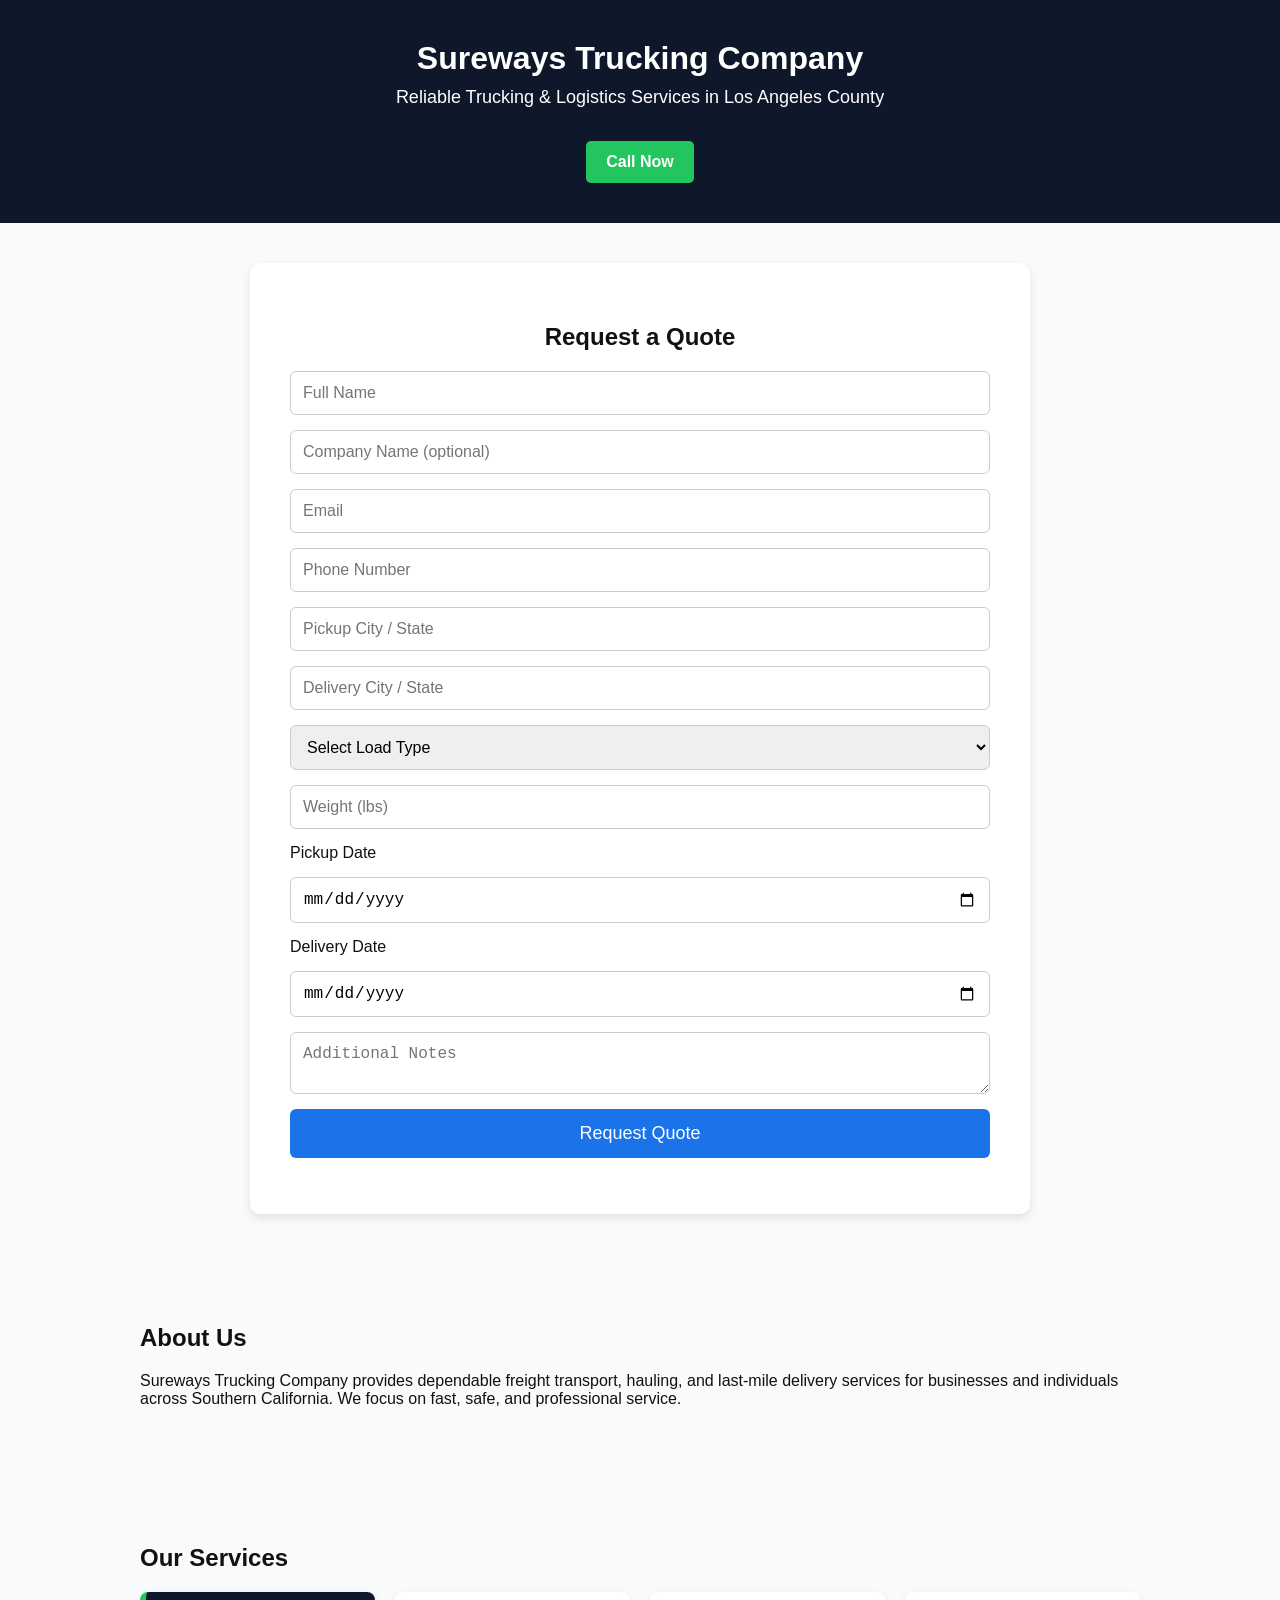
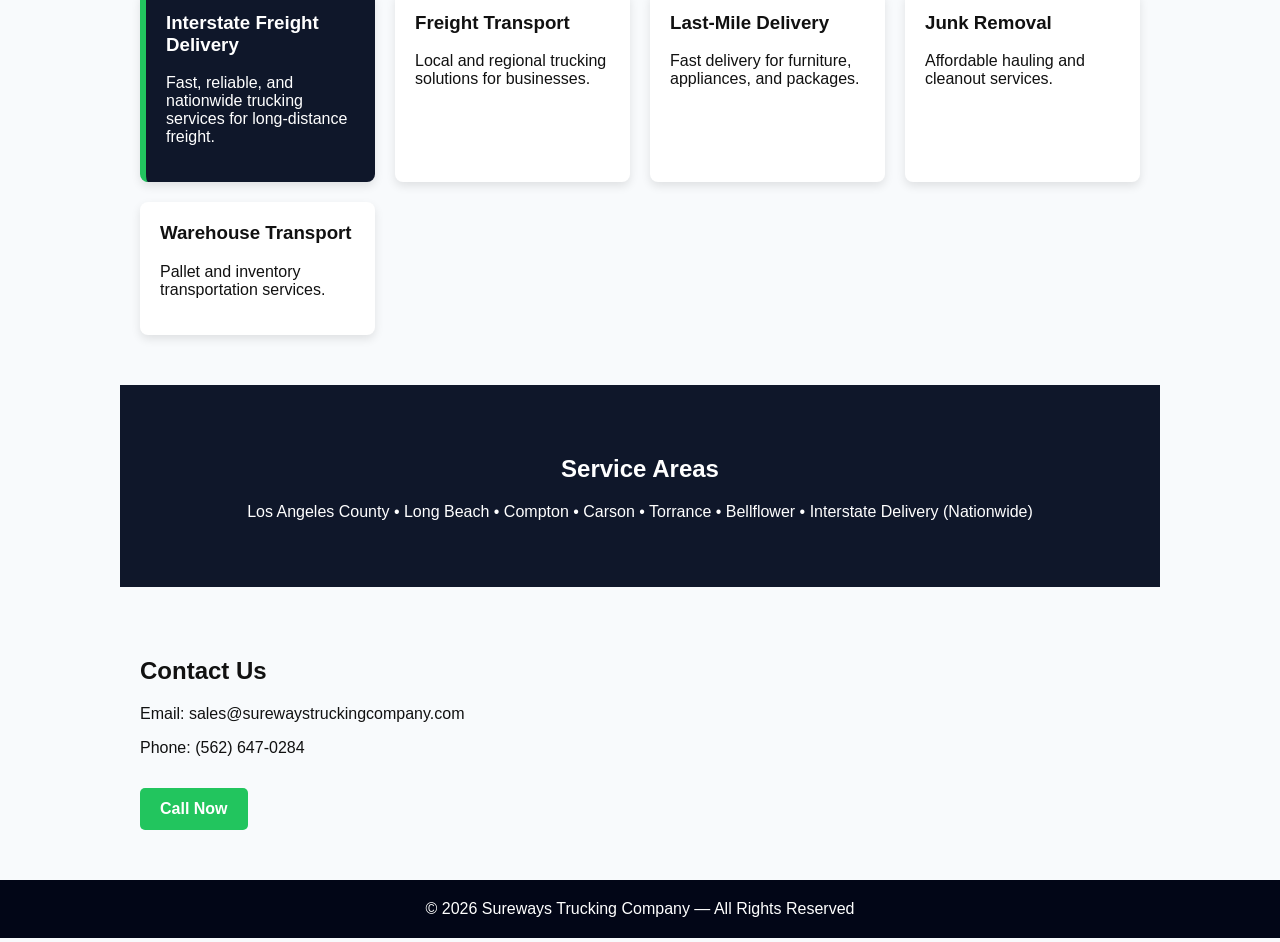
<file: index.html>
<!DOCTYPE html>
<html lang="en">
<head>
<meta charset="UTF-8">
<meta name="viewport" content="width=device-width, initial-scale=1.0">
<title>Sureways Trucking Company</title>

<style>
body {
  margin: 0;
  font-family: Arial, sans-serif;
  background: #f8fafc;
  color: #111;
}

header {
  background: #0f172a;
  color: white;
  padding: 40px 20px;
  text-align: center;
}

header h1 {
  margin: 0;
  font-size: 32px;
}

header p {
  margin-top: 10px;
  font-size: 18px;
}

.btn {
  display: inline-block;
  margin-top: 15px;
  padding: 12px 20px;
  background: #22c55e;
  color: white;
  text-decoration: none;
  font-weight: bold;
  border-radius: 5px;
}

.section {
  padding: 50px 20px;
  max-width: 1000px;
  margin: auto;
}

.services {
  display: grid;
  grid-template-columns: repeat(auto-fit, minmax(220px, 1fr));
  gap: 20px;
}

.card {
  background: white;
  padding: 20px;
  border-radius: 8px;
  box-shadow: 0 4px 10px rgba(0,0,0,0.1);
}

.card h3 {
  margin-top: 0;
}

.premium {
  background: #0f172a;
  color: white;
  border-left: 6px solid #22c55e;
}

.highlight {
  background: #0f172a;
  color: white;
  text-align: center;
}

footer {
  background: #020617;
  color: white;
  text-align: center;
  padding: 20px;
}

/* Quote Form */
.quote-section {
  padding: 40px;
  background: #ffffff;
  border-radius: 10px;
  max-width: 700px;
  margin: 40px auto;
  box-shadow: 0 4px 10px rgba(0,0,0,0.1);
}

.quote-section h2 {
  text-align: center;
  margin-bottom: 20px;
}

#quoteForm {
  display: flex;
  flex-direction: column;
  gap: 15px;
}

#quoteForm input,
#quoteForm select,
#quoteForm textarea {
  padding: 12px;
  border: 1px solid #ccc;
  border-radius: 6px;
  font-size: 16px;
}

#quoteForm button {
  padding: 14px;
  background: #1a73e8;
  color: white;
  border: none;
  border-radius: 6px;
  font-size: 18px;
  cursor: pointer;
}

#quoteForm button:hover {
  background: #0f5ac6;
}

#quoteStatus {
  text-align: center;
  margin-top: 10px;
  font-weight: bold;
}
</style>

</head>

<body>

<header>
  <h1>Sureways Trucking Company</h1>
  <p>Reliable Trucking & Logistics Services in Los Angeles County</p>
  <a class="btn" href="tel:15626470284">Call Now</a>
</header>

<!-- ⭐ NEW: QUOTE FORM ADDED HERE -->
<section class="quote-section">
  <h2>Request a Quote</h2>
  <form id="quoteForm" method="POST">

    <input type="text" name="name" placeholder="Full Name" required>
    <input type="text" name="company" placeholder="Company Name (optional)">
    <input type="email" name="email" placeholder="Email" required>
    <input type="tel" name="phone" placeholder="Phone Number" required>

    <input type="text" name="pickup" placeholder="Pickup City / State" required>
    <input type="text" name="delivery" placeholder="Delivery City / State" required>

    <select name="load_type" required>
      <option value="">Select Load Type</option>
      <option value="Dry Van">Dry Van</option>
      <option value="Reefer">Reefer</option>
      <option value="Flatbed">Flatbed</option>
      <option value="Hotshot">Hotshot</option>
      <option value="LTL">LTL</option>
      <option value="Other">Other</option>
    </select>

    <input type="number" name="weight" placeholder="Weight (lbs)" required>

    <label>Pickup Date</label>
    <input type="date" name="pickup_date" required>

    <label>Delivery Date</label>
    <input type="date" name="delivery_date" required>

    <textarea name="notes" placeholder="Additional Notes"></textarea>

    <button type="submit">Request Quote</button>
  </form>

  <p id="quoteStatus"></p>
</section>

<section class="section">
  <h2>About Us</h2>
  <p>
    Sureways Trucking Company provides dependable freight transport, hauling,
    and last-mile delivery services for businesses and individuals across
    Southern California. We focus on fast, safe, and professional service.
  </p>
</section>

<section class="section">
  <h2>Our Services</h2>
  <div class="services">

    <!-- ⭐ NEW PREMIUM SERVICE -->
    <div class="card premium">
      <h3>Interstate Freight Delivery</h3>
      <p>Fast, reliable, and nationwide trucking services for long‑distance freight.</p>
    </div>

    <div class="card">
      <h3>Freight Transport</h3>
      <p>Local and regional trucking solutions for businesses.</p>
    </div>
    <div class="card">
      <h3>Last-Mile Delivery</h3>
      <p>Fast delivery for furniture, appliances, and packages.</p>
    </div>
    <div class="card">
      <h3>Junk Removal</h3>
      <p>Affordable hauling and cleanout services.</p>
    </div>
    <div class="card">
      <h3>Warehouse Transport</h3>
      <p>Pallet and inventory transportation services.</p>
    </div>
  </div>
</section>

<section class="section highlight">
  <h2>Service Areas</h2>
  <p>
    Los Angeles County • Long Beach • Compton • Carson • Torrance • Bellflower • Interstate Delivery (Nationwide)
  </p>
</section>

<section class="section">
  <h2>Contact Us</h2>
  <p>Email: sales@surewaystruckingcompany.com</p>
  <p>Phone: (562) 647-0284</p>
  <a class="btn" href="tel:15626470284">Call Now</a>
</section>

<footer>
  © 2026 Sureways Trucking Company — All Rights Reserved
</footer>

<script>
document.getElementById("quoteForm").addEventListener("submit", async (e) => {
  e.preventDefault();

  const form = e.target;
  const formData = new FormData(form);

  const response = await fetch("/quote", {
    method: "POST",
    body: formData
  });

  const result = await response.json();

  document.getElementById("quoteStatus").innerText =
    result.success ? "Your quote request has been sent!" : "Something went wrong.";
});
</script>

</body>
</html>
</file>
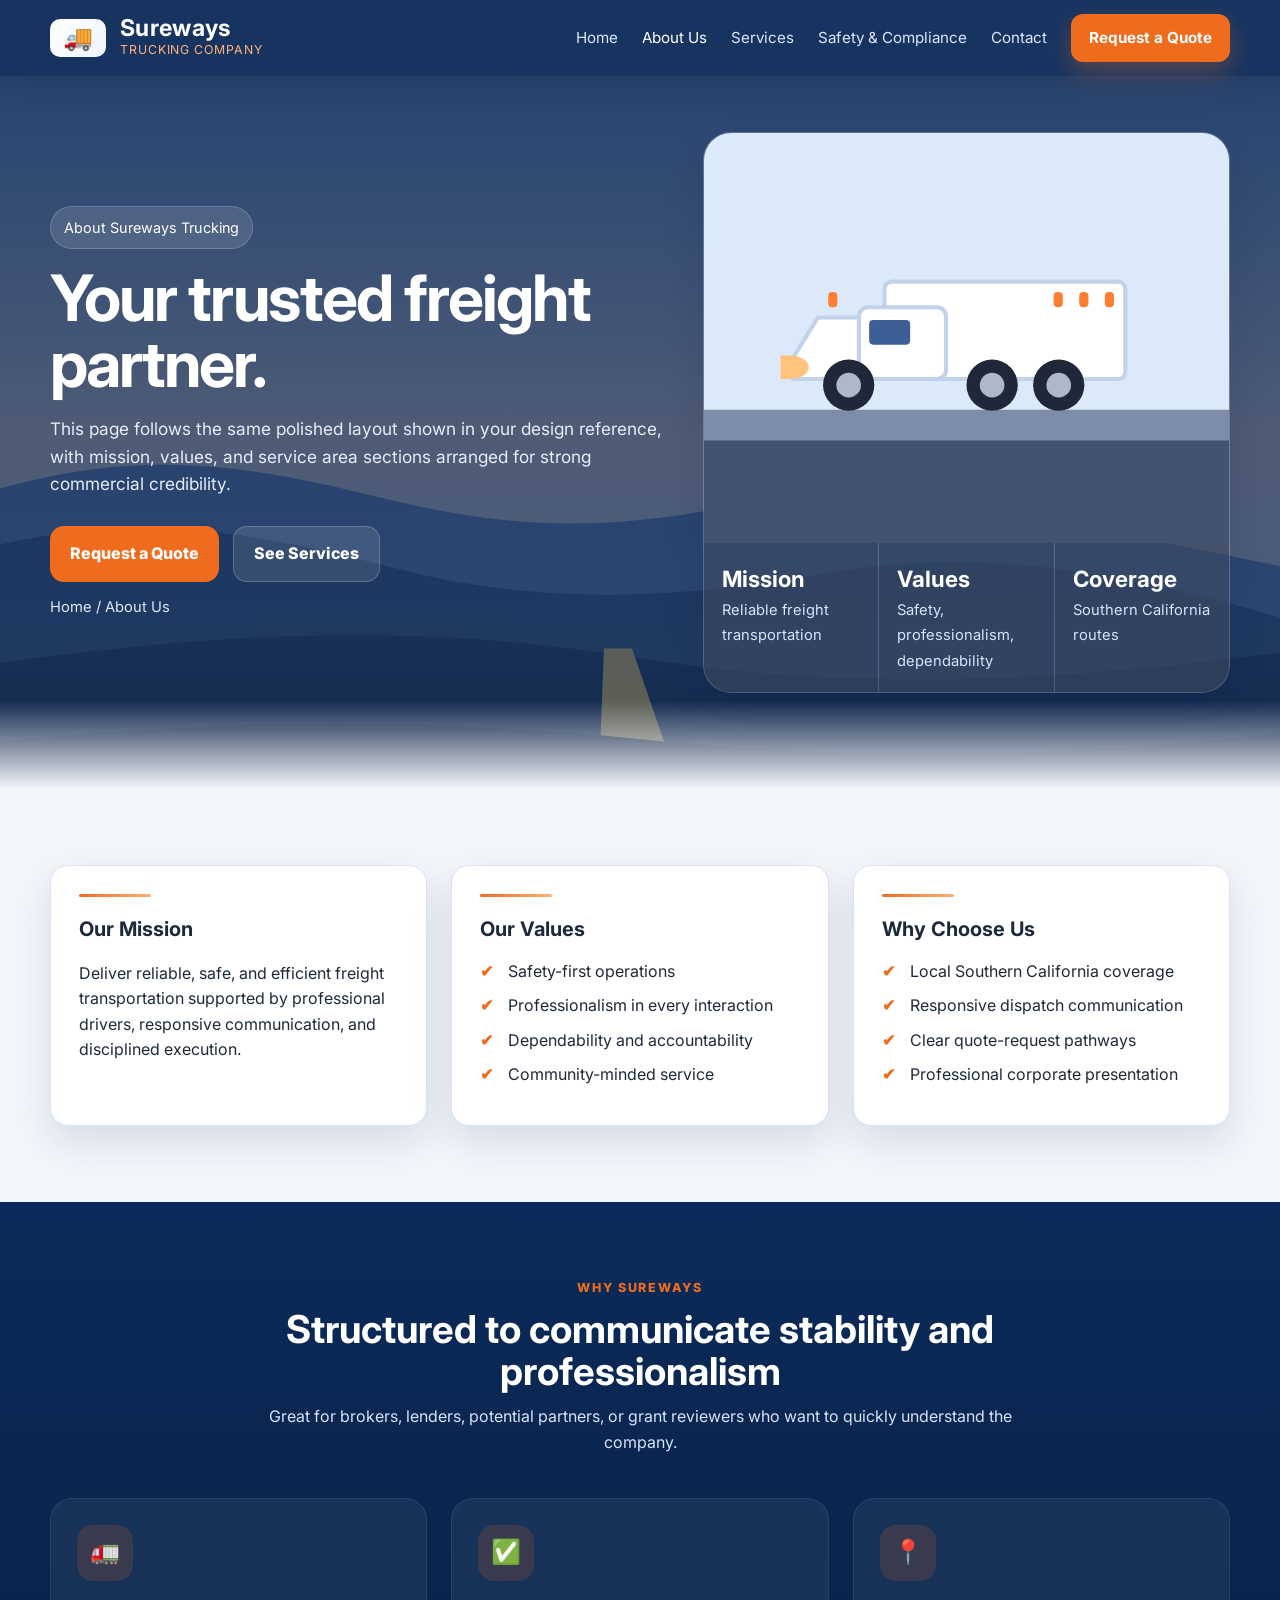
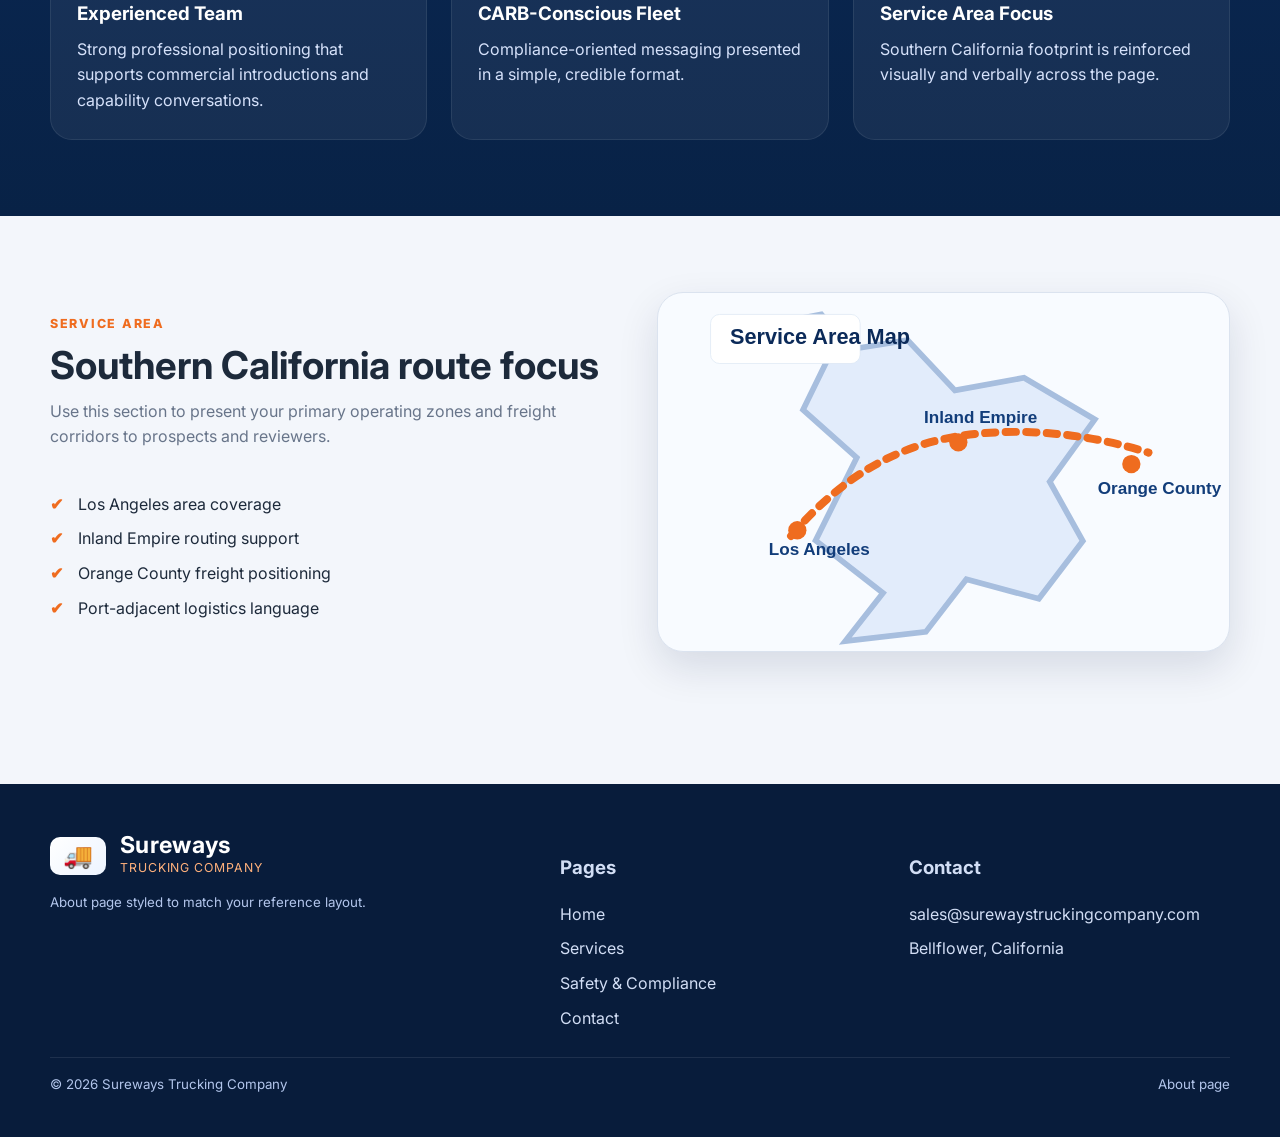
<file: about.html>
<!DOCTYPE html>
<html lang="en">
<head>
  <meta charset="UTF-8" />
  <meta name="viewport" content="width=device-width, initial-scale=1.0" />
  <title>About Us | Sureways Trucking Company</title>
  <meta name="description" content="Learn about Sureways Trucking Company, our mission, values, and Southern California service area." />
  <link rel="icon" href="./assets/favicon.svg" type="image/svg+xml" />
  <link rel="preconnect" href="https://fonts.googleapis.com"><link rel="preconnect" href="https://fonts.gstatic.com" crossorigin>
  <link href="https://fonts.googleapis.com/css2?family=Inter:wght@400;500;600;700;800&display=swap" rel="stylesheet">
  <link rel="stylesheet" href="styles.css" />
</head>
<body>
  <header class="header"><div class="container nav"><a class="logo" href="index.html"><div class="logo-badge">🚚</div><div class="logo-text"><strong>Sureways</strong><span>Trucking Company</span></div></a><nav class="nav-links"><a href="index.html">Home</a><a class="active" href="about.html">About Us</a><a href="services.html">Services</a><a href="safety.html">Safety &amp; Compliance</a><a href="contact.html">Contact</a><a class="nav-cta" href="contact.html">Request a Quote</a></nav><div class="mobile-toggle">Menu</div></div></header>
  <section class="hero page-hero"><div class="container hero-inner"><div><div class="kicker">About Sureways Trucking</div><h1>Your trusted freight partner.</h1><p>This page follows the same polished layout shown in your design reference, with mission, values, and service area sections arranged for strong commercial credibility.</p><div class="actions"><a class="btn btn-primary" href="contact.html">Request a Quote</a><a class="btn btn-secondary" href="services.html">See Services</a></div><div class="breadcrumbs">Home / About Us</div></div><div class="hero-card"><div class="hero-visual"></div><div class="metrics"><div><strong>Mission</strong><span>Reliable freight transportation</span></div><div><strong>Values</strong><span>Safety, professionalism, dependability</span></div><div><strong>Coverage</strong><span>Southern California routes</span></div></div></div></div></section>
  <section class="section"><div class="container"><div class="grid-3"><article class="card info-card"><div class="mini-line"></div><h3>Our Mission</h3><p>Deliver reliable, safe, and efficient freight transportation supported by professional drivers, responsive communication, and disciplined execution.</p></article><article class="card info-card"><div class="mini-line"></div><h3>Our Values</h3><ul class="check-list"><li>Safety-first operations</li><li>Professionalism in every interaction</li><li>Dependability and accountability</li><li>Community-minded service</li></ul></article><article class="card info-card"><div class="mini-line"></div><h3>Why Choose Us</h3><ul class="check-list"><li>Local Southern California coverage</li><li>Responsive dispatch communication</li><li>Clear quote-request pathways</li><li>Professional corporate presentation</li></ul></article></div></div></section>
  <section class="section band"><div class="container"><div class="section-title"><div class="eyebrow">Why Sureways</div><h2>Structured to communicate stability and professionalism</h2><p>Great for brokers, lenders, potential partners, or grant reviewers who want to quickly understand the company.</p></div><div class="grid-3"><article class="feature"><div class="icon">🚛</div><h3>Experienced Team</h3><p>Strong professional positioning that supports commercial introductions and capability conversations.</p></article><article class="feature"><div class="icon">✅</div><h3>CARB-Conscious Fleet</h3><p>Compliance-oriented messaging presented in a simple, credible format.</p></article><article class="feature"><div class="icon">📍</div><h3>Service Area Focus</h3><p>Southern California footprint is reinforced visually and verbally across the page.</p></article></div></div></section>
  <section class="section"><div class="container split"><div><div class="section-title left"><div class="eyebrow">Service Area</div><h2>Southern California route focus</h2><p>Use this section to present your primary operating zones and freight corridors to prospects and reviewers.</p></div><ul class="check-list"><li>Los Angeles area coverage</li><li>Inland Empire routing support</li><li>Orange County freight positioning</li><li>Port-adjacent logistics language</li></ul></div><div class="map-card"></div></div></section>
  <footer class="footer"><div class="container"><div class="footer-top"><div><a class="logo" href="index.html" style="margin-bottom:12px;"><div class="logo-badge">🚚</div><div class="logo-text"><strong>Sureways</strong><span>Trucking Company</span></div></a><small>About page styled to match your reference layout.</small></div><div><h3>Pages</h3><div class="footer-links"><a href="index.html">Home</a><a href="services.html">Services</a><a href="safety.html">Safety &amp; Compliance</a><a href="contact.html">Contact</a></div></div><div><h3>Contact</h3><div class="footer-links"><span>sales@surewaystruckingcompany.com</span><span>Bellflower, California</span></div></div></div><div class="footer-bottom"><small>© 2026 Sureways Trucking Company</small><small>About page</small></div></div></footer>
</body>
</html>
</file>
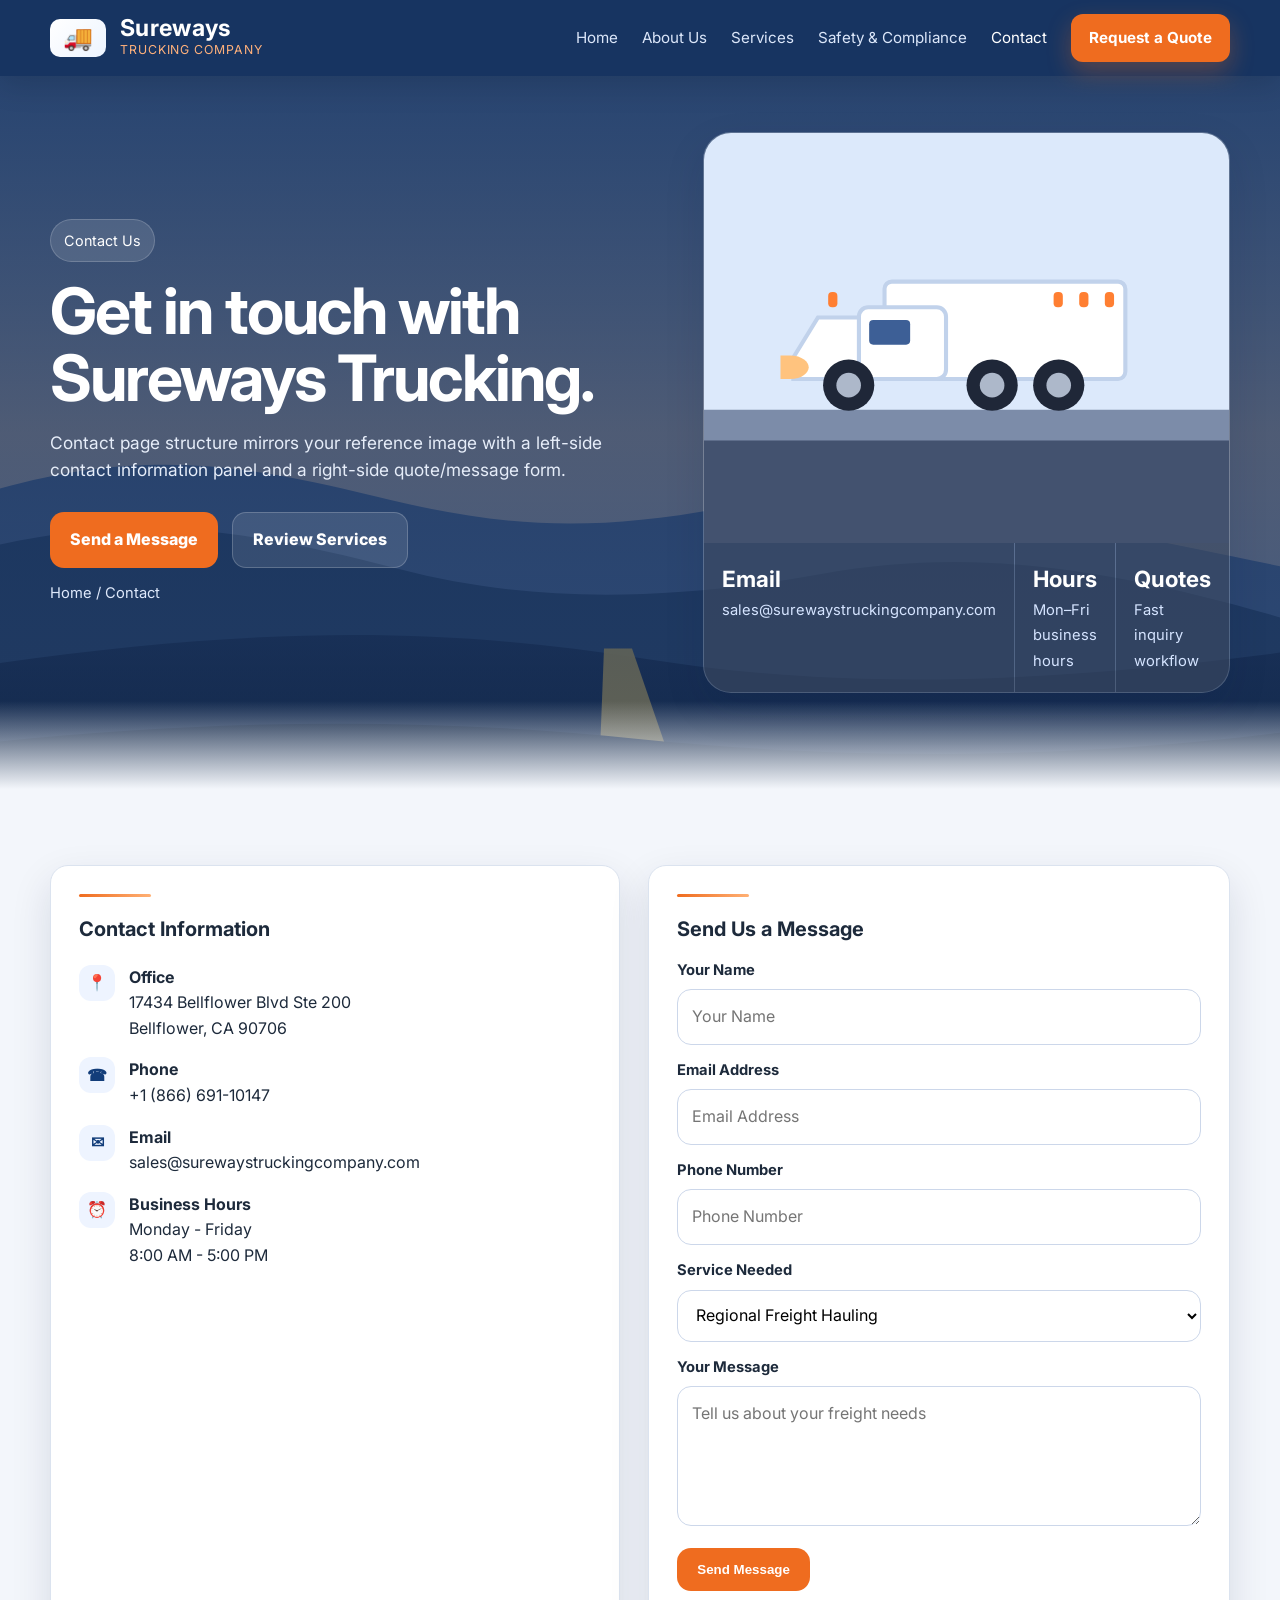
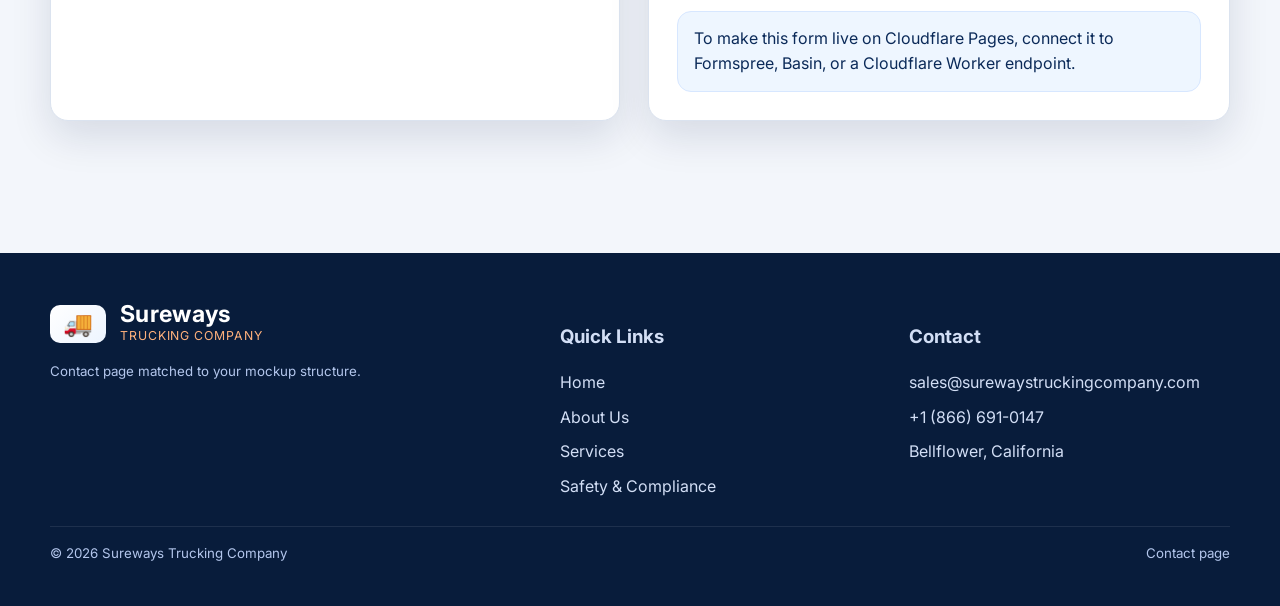
<file: contact.html>
<!DOCTYPE html>
<html lang="en">
<head>
  <meta charset="UTF-8" />
  <meta name="viewport" content="width=device-width, initial-scale=1.0" />
  <title>Contact | Sureways Trucking Company</title>
  <meta name="description" content="Contact Sureways Trucking Company for freight quotes, business inquiries, and regional trucking support." />
  <link rel="icon" href="./assets/favicon.svg" type="image/svg+xml" />
  <link rel="preconnect" href="https://fonts.googleapis.com"><link rel="preconnect" href="https://fonts.gstatic.com" crossorigin>
  <link href="https://fonts.googleapis.com/css2?family=Inter:wght@400;500;600;700;800&display=swap" rel="stylesheet">
  <link rel="stylesheet" href="styles.css" />
</head>
<body>
  <header class="header"><div class="container nav"><a class="logo" href="index.html"><div class="logo-badge">🚚</div><div class="logo-text"><strong>Sureways</strong><span>Trucking Company</span></div></a><nav class="nav-links"><a href="index.html">Home</a><a href="about.html">About Us</a><a href="services.html">Services</a><a href="safety.html">Safety &amp; Compliance</a><a class="active" href="contact.html">Contact</a><a class="nav-cta" href="contact.html">Request a Quote</a></nav><div class="mobile-toggle">Menu</div></div></header>
  <section class="hero page-hero"><div class="container hero-inner"><div><div class="kicker">Contact Us</div><h1>Get in touch with Sureways Trucking.</h1><p>Contact page structure mirrors your reference image with a left-side contact information panel and a right-side quote/message form.</p><div class="actions"><a class="btn btn-primary" href="#contact-form">Send a Message</a><a class="btn btn-secondary" href="services.html">Review Services</a></div><div class="breadcrumbs">Home / Contact</div></div><div class="hero-card"><div class="hero-visual"></div><div class="metrics"><div><strong>Email</strong><span>sales@surewaystruckingcompany.com</span></div><div><strong>Hours</strong><span>Mon–Fri business hours</span></div><div><strong>Quotes</strong><span>Fast inquiry workflow</span></div></div></div></div></section>
  <section class="section"><div class="container contact-layout"><article class="card contact-card"><div class="mini-line"></div><h3>Contact Information</h3><p><ul class="contact-list"><li><div class="bullet">📍</div><div><strong>Office</strong><br>17434 Bellflower Blvd Ste 200 <br>Bellflower, CA 90706</div></li><li><div class="bullet">☎</div><div><strong>Phone</strong><br>+1 (866) 691-10147</div></li><li><div class="bullet">✉</div><div><strong>Email</strong><br>sales@surewaystruckingcompany.com</div></li><li><div class="bullet">⏰</div><div><strong>Business Hours</strong><br>Monday - Friday<br>8:00 AM - 5:00 PM</div></li></ul></article><article class="card contact-card" id="contact-form"><div class="mini-line"></div><h3>Send Us a Message</h3><form><div class="field"><label for="name">Your Name</label><input id="name" type="text" placeholder="Your Name"></div><div class="field"><label for="email">Email Address</label><input id="email" type="email" placeholder="Email Address"></div><div class="field"><label for="phone">Phone Number</label><input id="phone" type="tel" placeholder="Phone Number"></div><div class="field"><label for="service">Service Needed</label><select id="service"><option>Regional Freight Hauling</option><option>Dry Van &amp; General Freight</option><option>Power-Only Transport</option><option>Port-Adjacent Loads</option></select></div><div class="field"><label for="message">Your Message</label><textarea id="message" placeholder="Tell us about your freight needs"></textarea></div><button class="btn btn-primary" type="submit" style="border:0;cursor:pointer;">Send Message</button></form><div class="notice">To make this form live on Cloudflare Pages, connect it to Formspree, Basin, or a Cloudflare Worker endpoint.</div></article></div></section>
  <footer class="footer"><div class="container"><div class="footer-top"><div><a class="logo" href="index.html" style="margin-bottom:12px;"><div class="logo-badge">🚚</div><div class="logo-text"><strong>Sureways</strong><span>Trucking Company</span></div></a><small>Contact page matched to your mockup structure.</small></div><div><h3>Quick Links</h3><div class="footer-links"><a href="index.html">Home</a><a href="about.html">About Us</a><a href="services.html">Services</a><a href="safety.html">Safety &amp; Compliance</a></div></div><div><h3>Contact</h3><div class="footer-links"><span>sales@surewaystruckingcompany.com</span><span>+1 (866) 691-0147</span><span>Bellflower, California</span></div></div></div><div class="footer-bottom"><small>© 2026 Sureways Trucking Company</small><small>Contact page</small></div></div></footer>
</body>
</html>
</file>
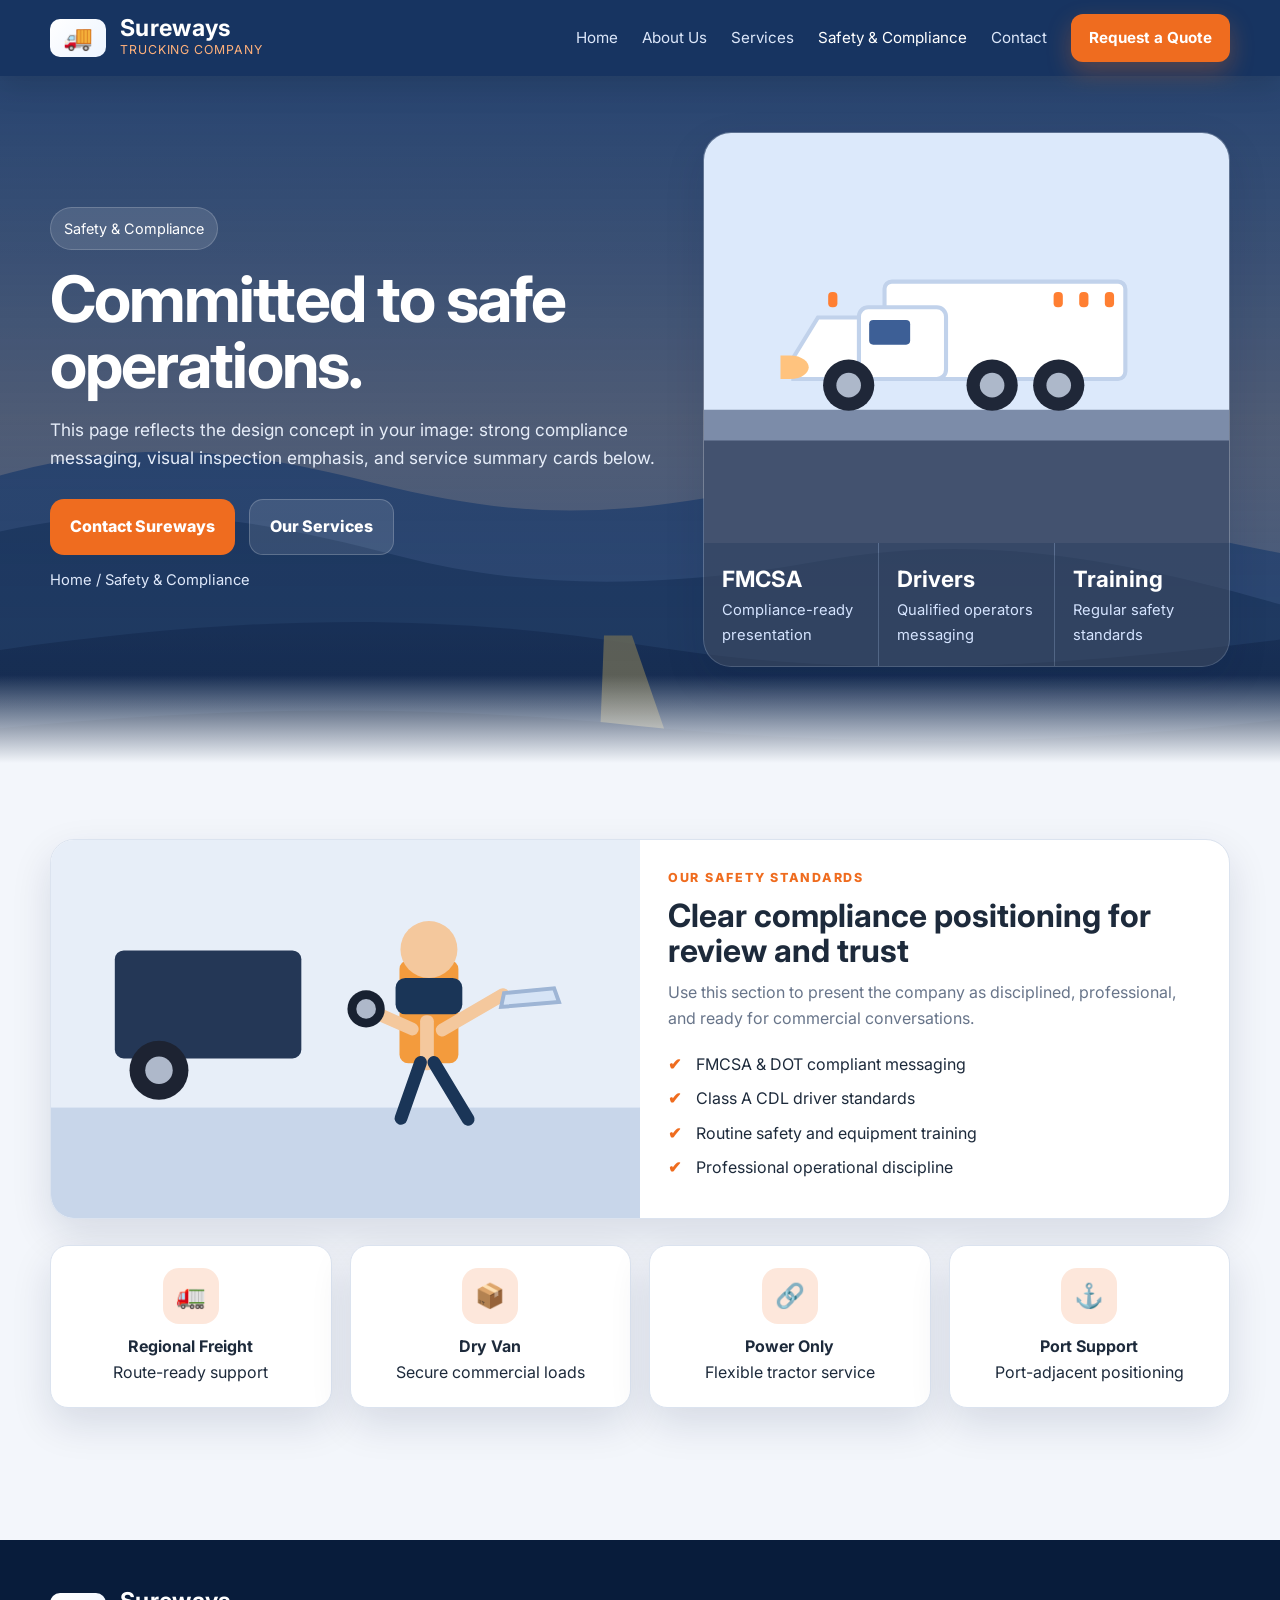
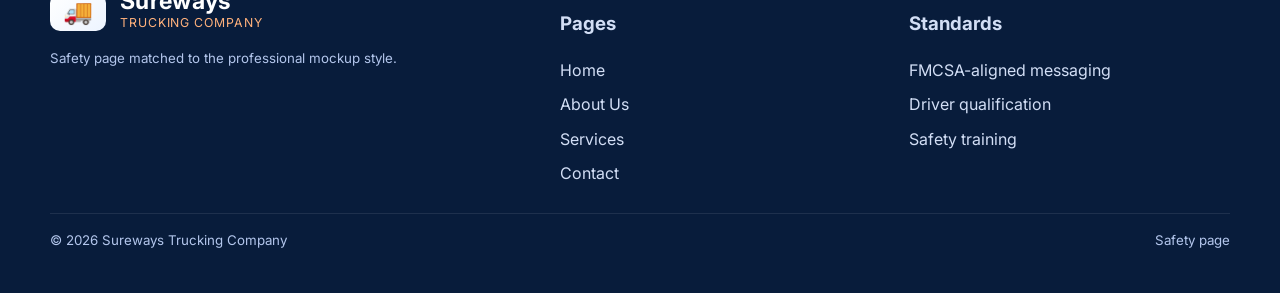
<file: safety.html>
<!DOCTYPE html>
<html lang="en">
<head>
  <meta charset="UTF-8" />
  <meta name="viewport" content="width=device-width, initial-scale=1.0" />
  <title>Safety & Compliance | Sureways Trucking Company</title>
  <meta name="description" content="Review Sureways Trucking Company's safety and compliance presentation including FMCSA, driver standards, and fleet discipline." />
  <link rel="icon" href="./assets/favicon.svg" type="image/svg+xml" />
  <link rel="preconnect" href="https://fonts.googleapis.com"><link rel="preconnect" href="https://fonts.gstatic.com" crossorigin>
  <link href="https://fonts.googleapis.com/css2?family=Inter:wght@400;500;600;700;800&display=swap" rel="stylesheet">
  <link rel="stylesheet" href="styles.css" />
</head>
<body>
  <header class="header"><div class="container nav"><a class="logo" href="index.html"><div class="logo-badge">🚚</div><div class="logo-text"><strong>Sureways</strong><span>Trucking Company</span></div></a><nav class="nav-links"><a href="index.html">Home</a><a href="about.html">About Us</a><a href="services.html">Services</a><a class="active" href="safety.html">Safety &amp; Compliance</a><a href="contact.html">Contact</a><a class="nav-cta" href="contact.html">Request a Quote</a></nav><div class="mobile-toggle">Menu</div></div></header>
  <section class="hero page-hero"><div class="container hero-inner"><div><div class="kicker">Safety &amp; Compliance</div><h1>Committed to safe operations.</h1><p>This page reflects the design concept in your image: strong compliance messaging, visual inspection emphasis, and service summary cards below.</p><div class="actions"><a class="btn btn-primary" href="contact.html">Contact Sureways</a><a class="btn btn-secondary" href="services.html">Our Services</a></div><div class="breadcrumbs">Home / Safety &amp; Compliance</div></div><div class="hero-card"><div class="hero-visual"></div><div class="metrics"><div><strong>FMCSA</strong><span>Compliance-ready presentation</span></div><div><strong>Drivers</strong><span>Qualified operators messaging</span></div><div><strong>Training</strong><span>Regular safety standards</span></div></div></div></div></section>
  <section class="section"><div class="container compliance-box"><div class="grid-2" style="gap:0;"><div class="compliance-media"></div><div class="compliance-content"><div class="section-title left" style="margin-bottom:20px;"><div class="eyebrow">Our Safety Standards</div><h2 style="font-size:2rem;">Clear compliance positioning for review and trust</h2><p>Use this section to present the company as disciplined, professional, and ready for commercial conversations.</p></div><ul class="check-list"><li>FMCSA &amp; DOT compliant messaging</li><li>Class A CDL driver standards</li><li>Routine safety and equipment training</li><li>Professional operational discipline</li></ul></div></div></div><div class="container"><div class="strip"><article class="card mini"><div class="icon" style="margin:0 auto 10px;">🚛</div><strong>Regional Freight</strong><span>Route-ready support</span></article><article class="card mini"><div class="icon" style="margin:0 auto 10px;">📦</div><strong>Dry Van</strong><span>Secure commercial loads</span></article><article class="card mini"><div class="icon" style="margin:0 auto 10px;">🔗</div><strong>Power Only</strong><span>Flexible tractor service</span></article><article class="card mini"><div class="icon" style="margin:0 auto 10px;">⚓</div><strong>Port Support</strong><span>Port-adjacent positioning</span></article></div></div></section>
  <footer class="footer"><div class="container"><div class="footer-top"><div><a class="logo" href="index.html" style="margin-bottom:12px;"><div class="logo-badge">🚚</div><div class="logo-text"><strong>Sureways</strong><span>Trucking Company</span></div></a><small>Safety page matched to the professional mockup style.</small></div><div><h3>Pages</h3><div class="footer-links"><a href="index.html">Home</a><a href="about.html">About Us</a><a href="services.html">Services</a><a href="contact.html">Contact</a></div></div><div><h3>Standards</h3><div class="footer-links"><span>FMCSA-aligned messaging</span><span>Driver qualification</span><span>Safety training</span></div></div></div><div class="footer-bottom"><small>© 2026 Sureways Trucking Company</small><small>Safety page</small></div></div></footer>
</body>
</html>
</file>
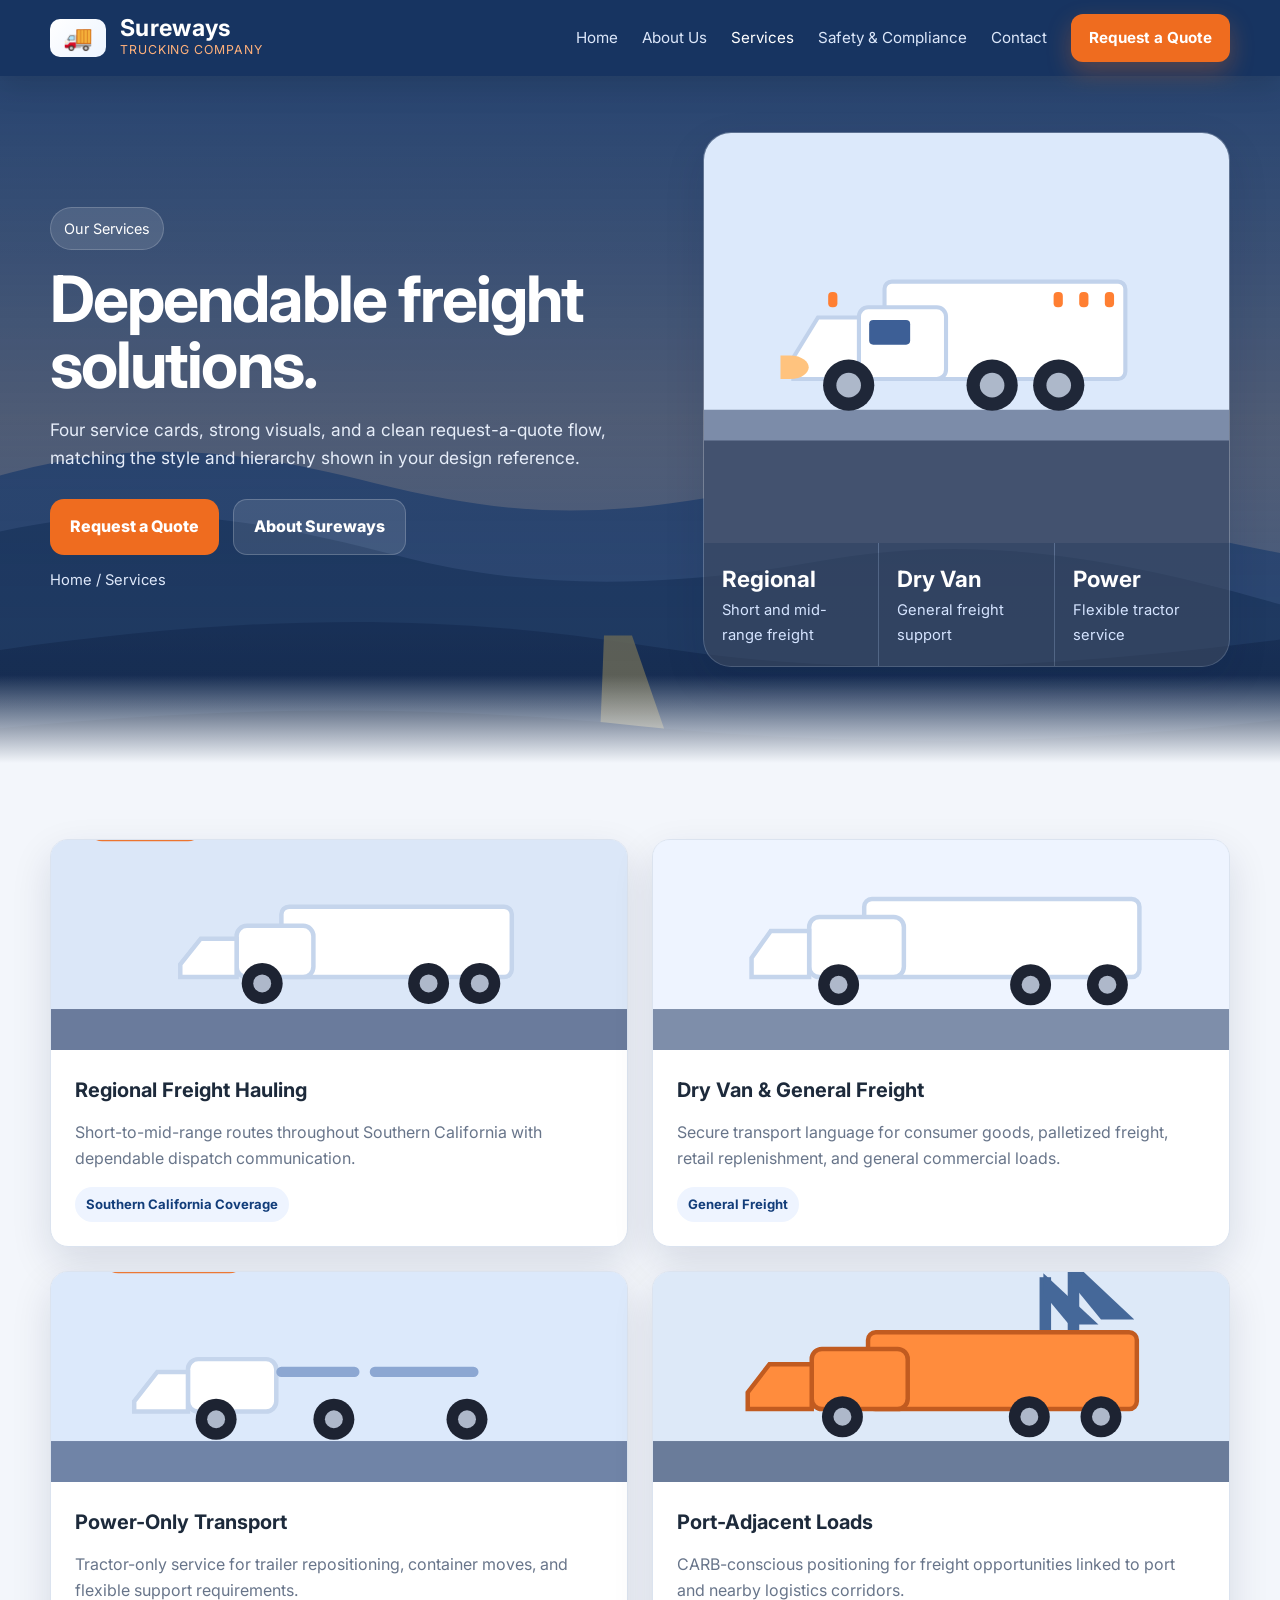
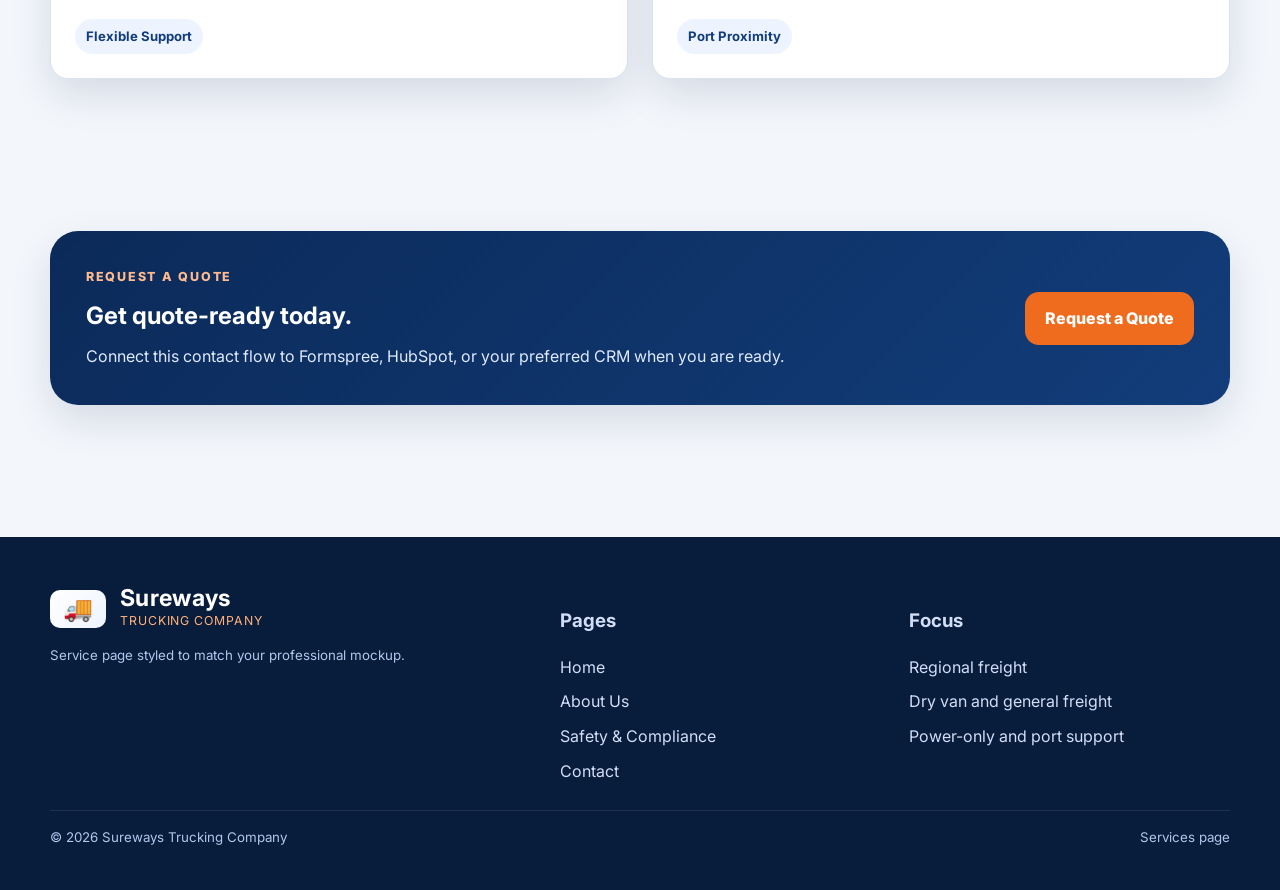
<file: services.html>
<!DOCTYPE html>
<html lang="en">
<head>
  <meta charset="UTF-8" />
  <meta name="viewport" content="width=device-width, initial-scale=1.0" />
  <title>Services | Sureways Trucking Company</title>
  <meta name="description" content="Review Sureways Trucking Company's core services: regional freight hauling, dry van, power-only, and port-adjacent loads." />
  <link rel="icon" href="./assets/favicon.svg" type="image/svg+xml" />
  <link rel="preconnect" href="https://fonts.googleapis.com"><link rel="preconnect" href="https://fonts.gstatic.com" crossorigin>
  <link href="https://fonts.googleapis.com/css2?family=Inter:wght@400;500;600;700;800&display=swap" rel="stylesheet">
  <link rel="stylesheet" href="styles.css" />
</head>
<body>
  <header class="header"><div class="container nav"><a class="logo" href="index.html"><div class="logo-badge">🚚</div><div class="logo-text"><strong>Sureways</strong><span>Trucking Company</span></div></a><nav class="nav-links"><a href="index.html">Home</a><a href="about.html">About Us</a><a class="active" href="services.html">Services</a><a href="safety.html">Safety &amp; Compliance</a><a href="contact.html">Contact</a><a class="nav-cta" href="contact.html">Request a Quote</a></nav><div class="mobile-toggle">Menu</div></div></header>
  <section class="hero page-hero"><div class="container hero-inner"><div><div class="kicker">Our Services</div><h1>Dependable freight solutions.</h1><p>Four service cards, strong visuals, and a clean request-a-quote flow, matching the style and hierarchy shown in your design reference.</p><div class="actions"><a class="btn btn-primary" href="contact.html">Request a Quote</a><a class="btn btn-secondary" href="about.html">About Sureways</a></div><div class="breadcrumbs">Home / Services</div></div><div class="hero-card"><div class="hero-visual"></div><div class="metrics"><div><strong>Regional</strong><span>Short and mid-range freight</span></div><div><strong>Dry Van</strong><span>General freight support</span></div><div><strong>Power</strong><span>Flexible tractor service</span></div></div></div></div></section>
  <section class="section"><div class="container"><div class="grid-2"><article class="card service-card"><div class="service-image service-1"></div><div class="service-body"><h3>Regional Freight Hauling</h3><p>Short-to-mid-range routes throughout Southern California with dependable dispatch communication.</p><span class="tag">Southern California Coverage</span></div></article><article class="card service-card"><div class="service-image service-2"></div><div class="service-body"><h3>Dry Van &amp; General Freight</h3><p>Secure transport language for consumer goods, palletized freight, retail replenishment, and general commercial loads.</p><span class="tag">General Freight</span></div></article><article class="card service-card"><div class="service-image service-3"></div><div class="service-body"><h3>Power-Only Transport</h3><p>Tractor-only service for trailer repositioning, container moves, and flexible support requirements.</p><span class="tag">Flexible Support</span></div></article><article class="card service-card"><div class="service-image service-4"></div><div class="service-body"><h3>Port-Adjacent Loads</h3><p>CARB-conscious positioning for freight opportunities linked to port and nearby logistics corridors.</p><span class="tag">Port Proximity</span></div></article></div></div></section>
  <section class="section"><div class="container cta"><div><div class="eyebrow" style="color:#ffba8d;">Request a Quote</div><h2 style="margin:10px 0 0;">Get quote-ready today.</h2><p>Connect this contact flow to Formspree, HubSpot, or your preferred CRM when you are ready.</p></div><div class="actions"><a class="btn btn-primary" href="contact.html">Request a Quote</a></div></div></section>
  <footer class="footer"><div class="container"><div class="footer-top"><div><a class="logo" href="index.html" style="margin-bottom:12px;"><div class="logo-badge">🚚</div><div class="logo-text"><strong>Sureways</strong><span>Trucking Company</span></div></a><small>Service page styled to match your professional mockup.</small></div><div><h3>Pages</h3><div class="footer-links"><a href="index.html">Home</a><a href="about.html">About Us</a><a href="safety.html">Safety &amp; Compliance</a><a href="contact.html">Contact</a></div></div><div><h3>Focus</h3><div class="footer-links"><span>Regional freight</span><span>Dry van and general freight</span><span>Power-only and port support</span></div></div></div><div class="footer-bottom"><small>© 2026 Sureways Trucking Company</small><small>Services page</small></div></div></footer>
</body>
</html>
</file>
<file: styles.css>
:root {
  --navy: #0b2a59;
  --navy-2: #123d7a;
  --orange: #ef6c1f;
  --orange-dark: #d95e17;
  --ink: #1d2a3b;
  --muted: #68758a;
  --bg: #f3f6fb;
  --card: #ffffff;
  --line: #dbe3ef;
  --success: #146c43;
  --shadow: 0 16px 40px rgba(9, 28, 63, 0.12);
  --radius: 18px;
  --container: 1180px;
}
* { box-sizing: border-box; }
html { scroll-behavior: smooth; }
body {
  margin: 0;
  font-family: Inter, Arial, Helvetica, sans-serif;
  color: var(--ink);
  background: var(--bg);
  line-height: 1.6;
}
a { color: inherit; text-decoration: none; }
img { max-width: 100%; display: block; }
.container { width: min(var(--container), calc(100% - 32px)); margin: 0 auto; }
.header {
  position: sticky; top: 0; z-index: 100;
  background: rgba(11, 42, 89, 0.95); backdrop-filter: blur(10px);
  box-shadow: 0 10px 30px rgba(0,0,0,0.12);
}
.nav { display: flex; align-items: center; justify-content: space-between; min-height: 76px; gap: 20px; }
.logo { display: flex; align-items: center; gap: 14px; color: #fff; }
.logo-badge {
  width: 56px; height: 38px; border-radius: 10px; position: relative;
  background: linear-gradient(135deg, #fff 0%, #edf4ff 100%);
  display: grid; place-items: center; color: var(--navy); font-size: 24px; font-weight: 800;
}
.logo-text strong { display: block; font-size: 1.45rem; line-height: 1; letter-spacing: .3px; }
.logo-text span { display: block; color: #ffb17c; font-size: .77rem; letter-spacing: .9px; text-transform: uppercase; }
.nav-links { display: flex; align-items: center; gap: 24px; color: #dce7fa; font-size: .95rem; }
.nav-links a:hover, .nav-links a.active { color: #fff; }
.nav-cta {
  padding: 12px 18px; border-radius: 12px; background: var(--orange); color: #fff; font-weight: 700;
  box-shadow: 0 10px 24px rgba(239,108,31,.3);
}
.mobile-toggle { display: none; }
.hero {
  position: relative;
  overflow: hidden;
  background: linear-gradient(180deg, rgba(11,42,89,.83), rgba(11,42,89,.58)), url('./assets/hero-road.svg') center/cover no-repeat;
  color: #fff;
}
.hero::after {
  content: ''; position: absolute; inset: auto 0 0 0; height: 88px;
  background: linear-gradient(180deg, rgba(243,246,251,0), var(--bg));
}
.hero-inner {
  min-height: 540px; display: grid; grid-template-columns: 1.08fr .92fr; gap: 34px; align-items: center;
  padding: 56px 0 96px;
}
.kicker {
  display: inline-flex; align-items: center; gap: 10px; padding: 9px 13px; border-radius: 999px;
  background: rgba(255,255,255,.12); border: 1px solid rgba(255,255,255,.18); font-size: .9rem;
}
.hero h1 { font-size: clamp(2.3rem, 5vw, 4.5rem); line-height: 1.04; margin: 16px 0 14px; letter-spacing: -.03em; }
.hero p { color: #e6edf9; font-size: 1.08rem; max-width: 620px; margin-bottom: 28px; }
.actions { display: flex; gap: 14px; flex-wrap: wrap; }
.btn {
  display: inline-flex; align-items: center; justify-content: center; gap: 10px;
  padding: 14px 20px; border-radius: 14px; font-weight: 800; transition: .2s ease;
}
.btn-primary { background: var(--orange); color: #fff; }
.btn-primary:hover { background: var(--orange-dark); transform: translateY(-1px); }
.btn-secondary { background: rgba(255,255,255,.11); color: #fff; border: 1px solid rgba(255,255,255,.2); }
.btn-secondary:hover { background: rgba(255,255,255,.17); }
.hero-card {
  background: rgba(255,255,255,.09); border: 1px solid rgba(255,255,255,.15); border-radius: 28px;
  box-shadow: var(--shadow); overflow: hidden;
}
.hero-visual {
  min-height: 410px; background: url('./assets/truck-hero.svg') center/cover no-repeat;
}
.metrics {
  display: grid; grid-template-columns: repeat(3,1fr); gap: 1px; background: rgba(255,255,255,.15);
}
.metrics div { padding: 18px; background: rgba(9,26,55,.45); }
.metrics strong { display:block; font-size:1.4rem; }
.metrics span { color:#d5e4ff; font-size:.92rem; }
.section { padding: 76px 0; }
.section-tight { padding-top: 50px; }
.section-title { text-align: center; max-width: 760px; margin: 0 auto 42px; }
.section-title.left { text-align: left; margin-left: 0; }
.eyebrow { color: var(--orange); font-weight: 800; text-transform: uppercase; letter-spacing: .14em; font-size: .78rem; }
.section-title h2 { margin: 10px 0 12px; font-size: clamp(2rem, 3vw, 3rem); line-height:1.1; }
.section-title p { color: var(--muted); margin: 0; }
.grid-3 { display:grid; grid-template-columns: repeat(3,1fr); gap: 24px; }
.grid-2 { display:grid; grid-template-columns: repeat(2,1fr); gap: 24px; }
.card {
  background: var(--card); border: 1px solid var(--line); border-radius: var(--radius); box-shadow: var(--shadow);
}
.info-card { padding: 28px; }
.info-card h3, .service-card h3, .contact-card h3 { margin: 0 0 14px; font-size: 1.25rem; }
.mini-line { width: 72px; height: 3px; border-radius: 999px; background: linear-gradient(90deg, var(--orange), #ffb074); margin-bottom: 16px; }
.check-list { list-style: none; padding: 0; margin: 0; }
.check-list li { padding-left: 28px; position: relative; margin: 9px 0; color: var(--ink); }
.check-list li::before {
  content: '✔'; position: absolute; left: 0; top: 0; color: var(--orange); font-weight: 800;
}
.band {
  background: linear-gradient(180deg, var(--navy), #082246); color: #fff;
}
.band .section-title p { color: #d8e3f7; }
.feature {
  padding: 26px; border-radius: 22px; background: rgba(255,255,255,.06); border: 1px solid rgba(255,255,255,.08);
}
.icon {
  width: 56px; height: 56px; border-radius: 16px; background: rgba(239,108,31,.16); color: #ffb27f;
  display: grid; place-items: center; font-size: 1.5rem; margin-bottom: 18px;
}
.feature h3 { margin: 0 0 8px; }
.feature p { margin: 0; color: #d6e2fb; }
.split {
  display:grid; grid-template-columns: 1fr 1fr; gap: 34px; align-items: center;
}
.visual-card {
  min-height: 360px; border-radius: 26px; overflow:hidden; box-shadow: var(--shadow);
  background: url('./assets/roadwide.svg') center/cover no-repeat;
}
.map-card {
  min-height: 360px; border-radius: 26px; overflow:hidden; box-shadow: var(--shadow);
  background: #fff url('./assets/service-map.svg') center/cover no-repeat;
  border: 1px solid var(--line);
}
.service-card { overflow: hidden; }
.service-image { min-height: 210px; background: #dbe7f8 center/cover no-repeat; }
.service-body { padding: 24px; }
.service-card p { color: var(--muted); margin: 0 0 16px; }
.tag { display:inline-flex; padding: 7px 11px; border-radius: 999px; font-size: .82rem; font-weight: 700; background:#eef4ff; color: var(--navy-2); }
.cta {
  background: linear-gradient(135deg, var(--navy), #123d7a);
  color: #fff; border-radius: 28px; padding: 36px; display:flex; justify-content: space-between; align-items:center; gap: 24px;
  box-shadow: var(--shadow);
}
.cta p { color: #e0eafe; margin: 8px 0 0; }
.compliance-box {
  background: var(--card); border-radius: 24px; border: 1px solid var(--line); overflow:hidden; box-shadow: var(--shadow);
}
.compliance-media { min-height: 270px; background: url('./assets/safety-inspection.svg') center/cover no-repeat; }
.compliance-content { padding: 28px; }
.strip { display:grid; grid-template-columns: repeat(4,1fr); gap: 18px; margin-top: 26px; }
.strip .mini { padding: 22px; text-align:center; }
.strip .mini strong { display:block; margin-top: 8px; }
.contact-layout { display:grid; grid-template-columns: 1fr 1.02fr; gap: 28px; }
.contact-card { padding: 28px; }
.contact-list { list-style:none; padding:0; margin: 20px 0 0; }
.contact-list li { display:flex; gap:14px; margin: 16px 0; align-items:flex-start; }
.contact-list .bullet { width: 36px; height: 36px; border-radius: 12px; background:#eef4ff; color: var(--navy-2); display:grid; place-items:center; font-weight:700; flex: 0 0 auto; }
.field { margin-bottom: 14px; }
label { display:block; margin-bottom: 7px; font-size: .92rem; font-weight: 700; }
input, textarea, select {
  width: 100%; padding: 14px 14px; border: 1px solid #ccd7ea; border-radius: 14px; background:#fff; font: inherit;
}
textarea { min-height: 140px; resize: vertical; }
.footer {
  background: #081c3b; color: #d2def5; padding: 24px 0 42px; margin-top: 56px;
}
.footer-top { display:grid; grid-template-columns: 1.2fr .8fr .8fr; gap: 28px; padding: 26px 0; }
.footer small { color: #b3c6ec; }
.footer-links { display:grid; gap: 9px; }
.footer-bottom {
  border-top: 1px solid rgba(255,255,255,.09); padding-top: 16px; display:flex; justify-content:space-between; gap: 18px; flex-wrap:wrap;
}
.badge-row { display:flex; gap: 10px; flex-wrap:wrap; margin-top: 16px; }
.badge { padding: 9px 12px; border-radius:999px; background: rgba(255,255,255,.08); font-size:.84rem; }
.service-1 { background-image: url('./assets/service-regional.svg'); }
.service-2 { background-image: url('./assets/service-dryvan.svg'); }
.service-3 { background-image: url('./assets/service-power.svg'); }
.service-4 { background-image: url('./assets/service-port.svg'); }
.page-hero { min-height: 380px; }
.breadcrumbs { color:#dfe9fb; font-size:.92rem; margin-top: 14px; }
.notice {
  background:#eef6ff; border:1px solid #d7e7ff; color: var(--navy); padding: 14px 16px; border-radius: 14px; margin-top: 20px;
}
@media (max-width: 980px) {
  .hero-inner, .split, .contact-layout, .footer-top, .grid-3, .grid-2, .strip { grid-template-columns: 1fr; }
  .hero-card { order: -1; }
  .metrics { grid-template-columns: repeat(3,1fr); }
  .nav-links { display:none; }
  .mobile-toggle { display:block; color:#fff; }
}
@media (max-width: 700px) {
  .container { width: min(var(--container), calc(100% - 22px)); }
  .hero-inner { padding: 30px 0 78px; min-height: auto; }
  .hero h1 { font-size: 2.3rem; }
  .actions, .cta, .footer-bottom { flex-direction: column; align-items: stretch; }
  .metrics { grid-template-columns: 1fr; }
  .section { padding: 58px 0; }
}
</file>
